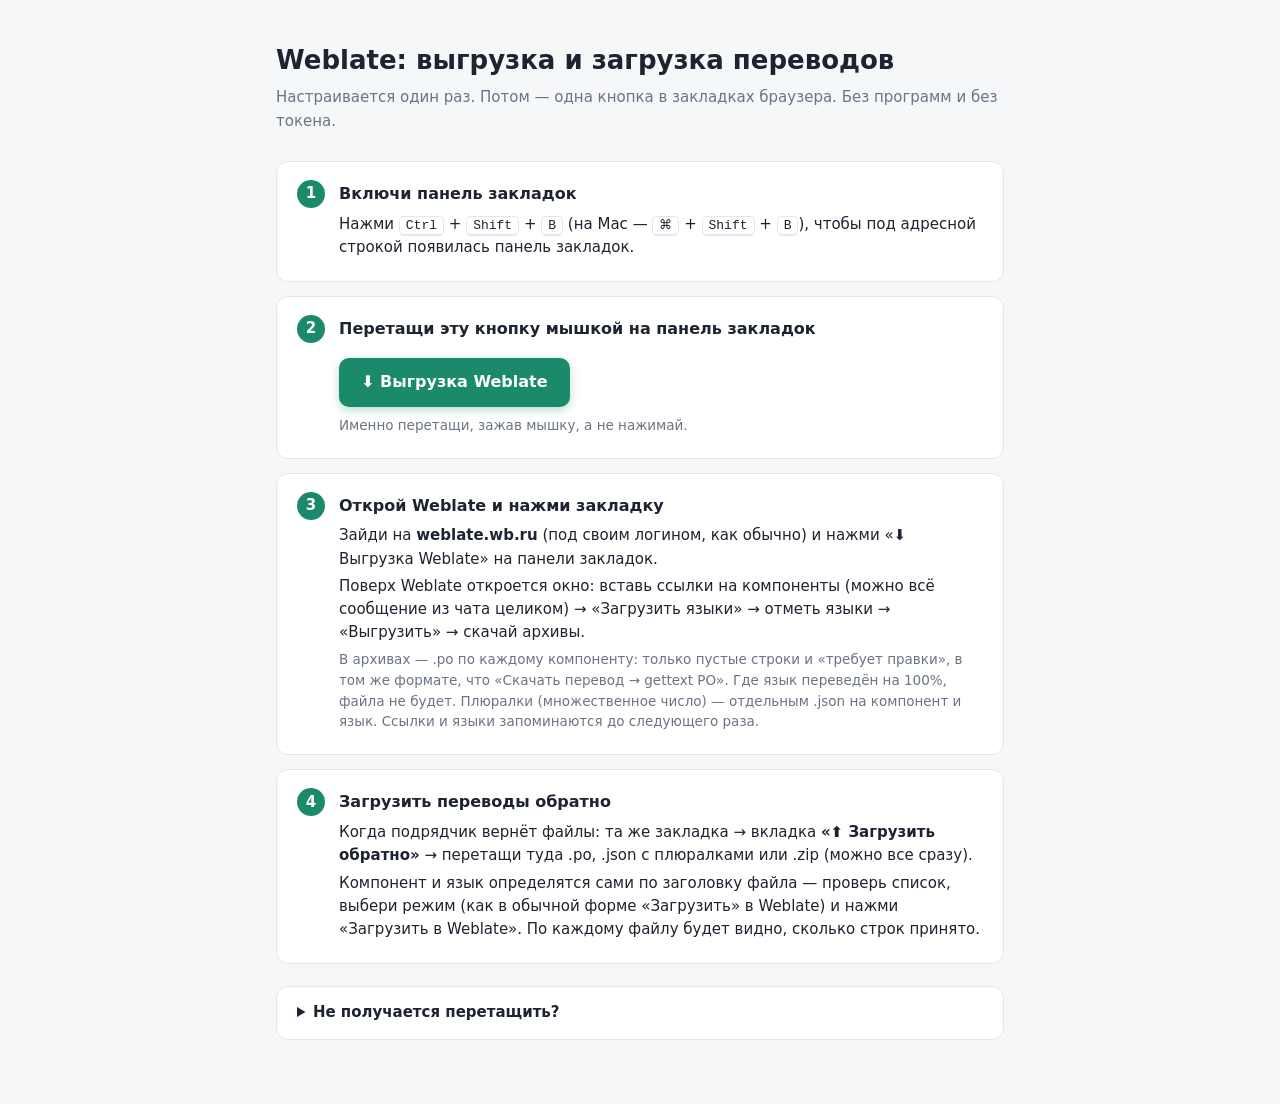
<file: bookmarklet/index.template.html>
<!doctype html>
<html lang="ru">
<head>
<meta charset="utf-8">
<meta name="viewport" content="width=device-width, initial-scale=1">
<title>Выгрузка из Weblate</title>
<!-- Сгенерировано bookmarklet/build.py из bookmarklet/index.template.html — правь шаблон, не этот файл. -->
<style>
  :root { --bg:#f6f7f9; --card:#fff; --text:#1d2330; --muted:#6b7385; --line:#e3e6ec; --accent:#1b8a6b; --accent-2:#e8f5f0; }
  * { box-sizing:border-box; }
  body { margin:0; background:var(--bg); color:var(--text); font:15px/1.55 system-ui,-apple-system,"Segoe UI",Roboto,sans-serif; }
  main { max-width:760px; margin:0 auto; padding:40px 16px 64px; }
  h1 { font-size:26px; margin:0 0 6px; }
  .sub { color:var(--muted); margin:0 0 28px; }
  .step { background:var(--card); border:1px solid var(--line); border-radius:12px; padding:18px 20px; margin-bottom:14px; display:flex; gap:14px; }
  .num { flex:none; width:28px; height:28px; border-radius:50%; background:var(--accent); color:#fff; display:grid; place-items:center; font-weight:700; }
  .step h2 { font-size:16px; margin:2px 0 6px; }
  .step p { margin:4px 0; }
  kbd { background:#fff; border:1px solid var(--line); border-bottom-width:2px; border-radius:5px; padding:1px 6px; font:13px ui-monospace,Consolas,monospace; }
  .bm { display:inline-block; margin:10px 0 4px; padding:12px 22px; border-radius:10px; background:var(--accent); color:#fff; font-weight:700;
        font-size:16px; text-decoration:none; cursor:grab; box-shadow:0 3px 10px rgba(27,138,107,.3); }
  .bm:active { cursor:grabbing; }
  .muted { color:var(--muted); font-size:13.5px; }
  .note { margin-top:10px; padding:10px 12px; border-radius:8px; background:var(--accent-2); color:#135e49; font-size:14px; display:none; }
  details { background:var(--card); border:1px solid var(--line); border-radius:12px; padding:14px 20px; margin-top:22px; }
  summary { cursor:pointer; font-weight:600; }
  button { font:inherit; border:0; border-radius:8px; padding:8px 16px; cursor:pointer; background:var(--accent); color:#fff; font-weight:600; }
  ol { padding-left:20px; } li { margin:4px 0; }
</style>
</head>
<body>
<main>
  <h1>Weblate: выгрузка и загрузка переводов</h1>
  <p class="sub">Настраивается один раз. Потом — одна кнопка в закладках браузера. Без программ и без токена.</p>

  <div class="step"><div class="num">1</div><div>
    <h2>Включи панель закладок</h2>
    <p>Нажми <kbd>Ctrl</kbd> + <kbd>Shift</kbd> + <kbd>B</kbd> (на Mac — <kbd>⌘</kbd> + <kbd>Shift</kbd> + <kbd>B</kbd>), чтобы под адресной строкой появилась панель закладок.</p>
  </div></div>

  <div class="step"><div class="num">2</div><div>
    <h2>Перетащи эту кнопку мышкой на панель закладок</h2>
    <a class="bm" id="bm" href="{{BOOKMARKLET}}">⬇ Выгрузка Weblate</a>
    <p class="muted">Именно перетащи, зажав мышку, а не нажимай.</p>
    <div class="note" id="note">Эту кнопку нужно не нажать, а <b>перетащить</b> на панель закладок. Потом нажимай её уже на странице Weblate.</div>
  </div></div>

  <div class="step"><div class="num">3</div><div>
    <h2>Открой Weblate и нажми закладку</h2>
    <p>Зайди на <b>weblate.wb.ru</b> (под своим логином, как обычно) и нажми «⬇ Выгрузка Weblate» на панели закладок.</p>
    <p>Поверх Weblate откроется окно: вставь ссылки на компоненты (можно всё сообщение из чата целиком) → «Загрузить языки» → отметь языки → «Выгрузить» → скачай архивы.</p>
    <p class="muted">В архивах — .po по каждому компоненту: только пустые строки и «требует правки», в том же формате, что «Скачать перевод → gettext PO». Где язык переведён на 100%, файла не будет. Плюралки (множественное число) — отдельным .json на компонент и язык. Ссылки и языки запоминаются до следующего раза.</p>
  </div></div>

  <div class="step"><div class="num">4</div><div>
    <h2>Загрузить переводы обратно</h2>
    <p>Когда подрядчик вернёт файлы: та же закладка → вкладка <b>«⬆ Загрузить обратно»</b> → перетащи туда .po, .json с плюралками или .zip (можно все сразу).</p>
    <p>Компонент и язык определятся сами по заголовку файла — проверь список, выбери режим (как в обычной форме «Загрузить» в Weblate) и нажми «Загрузить в Weblate». По каждому файлу будет видно, сколько строк принято.</p>
  </div></div>

  <details>
    <summary>Не получается перетащить?</summary>
    <ol>
      <li>Нажми кнопку ниже — код закладки скопируется.</li>
      <li>Нажми <kbd>Ctrl</kbd> + <kbd>D</kbd> (добавить закладку) → «Ещё» / «Изменить».</li>
      <li>Название: <b>Выгрузка Weblate</b>. В поле «URL» / «Адрес» удали всё и вставь скопированное (<kbd>Ctrl</kbd> + <kbd>V</kbd>). Сохрани.</li>
    </ol>
    <button id="copy">Скопировать код закладки</button> <span class="muted" id="copied"></span>
  </details>
</main>
<script>
  var bm = document.getElementById('bm');
  bm.addEventListener('click', function (e) {
    e.preventDefault();
    document.getElementById('note').style.display = 'block';
  });
  document.getElementById('copy').addEventListener('click', function () {
    var done = function () { document.getElementById('copied').textContent = 'Скопировано ✓'; };
    if (navigator.clipboard) navigator.clipboard.writeText(bm.href).then(done, fallback); else fallback();
    function fallback() {
      var t = document.createElement('textarea'); t.value = bm.href; document.body.appendChild(t);
      t.select(); document.execCommand('copy'); t.remove(); done();
    }
  });
</script>
</body>
</html>
</file>
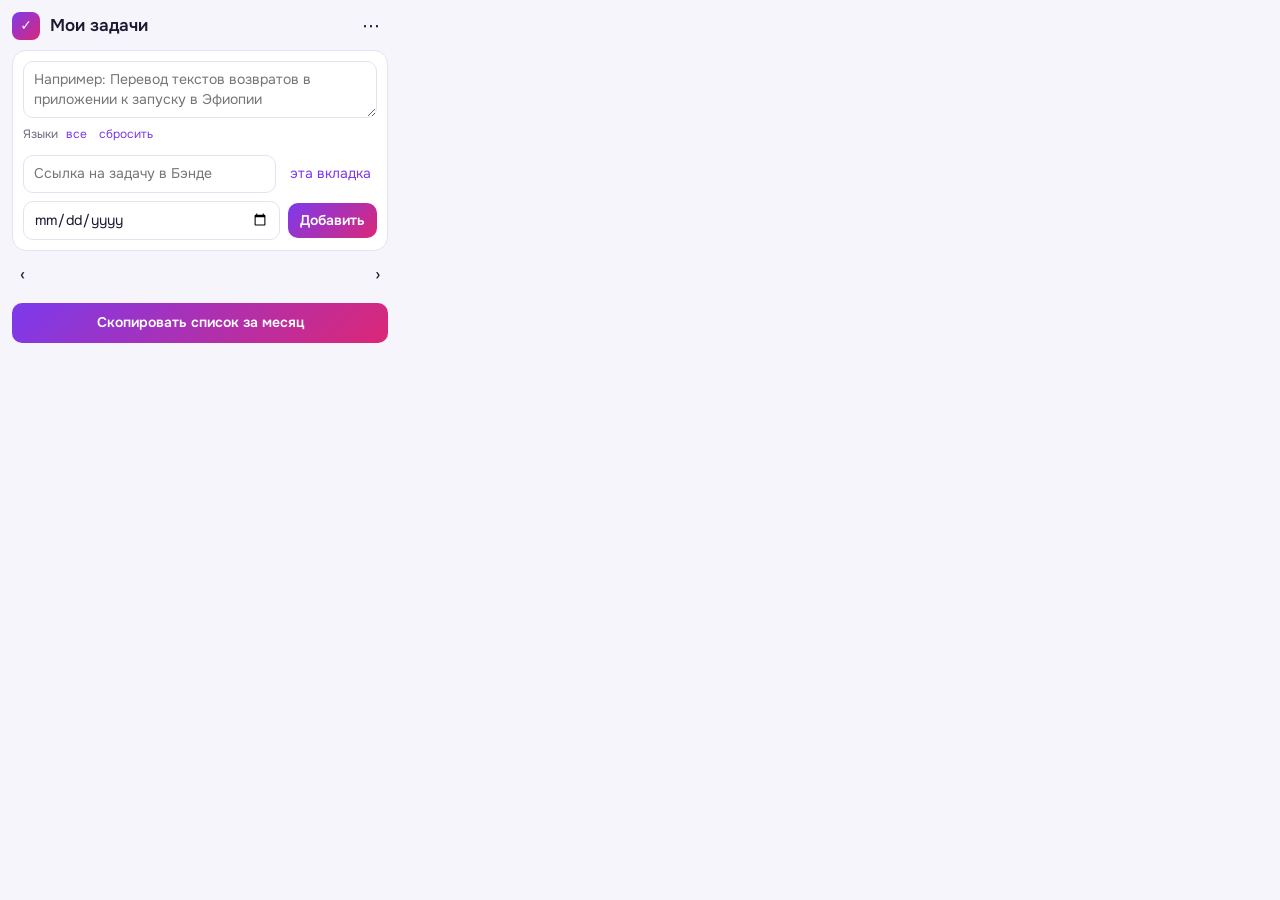
<file: tasks-extension/popup.html>
<!doctype html>
<html lang="ru">
<head>
<meta charset="utf-8">
<meta name="viewport" content="width=device-width,initial-scale=1">
<title>Мои задачи</title>
<link rel="stylesheet" href="popup.css">
</head>
<body>
<header>
  <div class="logo">✓</div>
  <h1>Мои задачи</h1>
  <button id="menuBtn" class="icon" title="Ещё" aria-label="Ещё">⋯</button>
  <div id="menu" class="menu" hidden>
    <button id="backupBtn">Сохранить копию всех задач (.json)</button>
    <label class="as-btn">Восстановить из копии…<input id="restoreInp" type="file" accept=".json,application/json" hidden></label>
  </div>
</header>

<form id="form" autocomplete="off">
  <textarea id="title" rows="2" placeholder="Например: Перевод текстов возвратов в приложении к запуску в Эфиопии" required></textarea>
  <div>
    <div class="lbl">Языки <button type="button" id="allLangs" class="ghost sm">все</button><button type="button" id="noLangs" class="ghost sm">сбросить</button></div>
    <div id="langs" class="chips"></div>
  </div>
  <div class="row">
    <input id="link" type="url" placeholder="Ссылка на задачу в Бэнде">
    <button type="button" id="tabLink" class="ghost" title="Подставить ссылку открытой вкладки">эта вкладка</button>
  </div>
  <div class="row">
    <input id="date" type="date" required>
    <button type="button" id="cancelEdit" class="ghost" hidden>Отмена</button>
    <button type="submit" id="save" class="primary">Добавить</button>
  </div>
</form>

<section class="month">
  <div class="row mbar">
    <button id="prevM" class="icon" aria-label="Предыдущий месяц">‹</button>
    <div id="mLabel" class="mlabel"></div>
    <button id="nextM" class="icon" aria-label="Следующий месяц">›</button>
  </div>
  <div id="list" class="list"></div>
  <button id="copyBtn" class="primary wide">Скопировать список за месяц</button>
  <div id="toast" class="toast" hidden></div>
</section>
<script src="popup.js"></script>
</body>
</html>
</file>
<file: tasks-extension/popup.css>
@font-face{font-family:Onest;font-weight:400;src:url(fonts/onest-cyrillic-400-normal.woff2) format("woff2");unicode-range:U+0400-04FF}
@font-face{font-family:Onest;font-weight:400;src:url(fonts/onest-latin-400-normal.woff2) format("woff2");unicode-range:U+0000-00FF,U+2000-206F}
@font-face{font-family:Onest;font-weight:600;src:url(fonts/onest-cyrillic-600-normal.woff2) format("woff2");unicode-range:U+0400-04FF}
@font-face{font-family:Onest;font-weight:600;src:url(fonts/onest-latin-600-normal.woff2) format("woff2");unicode-range:U+0000-00FF,U+2000-206F}
:root{--bg:#f7f5fc;--card:#fff;--ink:#1d1830;--muted:#6f6a80;--line:#e6e1f2;--accent:#7c3aed;--accent2:#db2777;--ok:#16a34a;--soft:#f1ebff;--danger:#dc2626}
@media (prefers-color-scheme:dark){:root{--bg:#16131f;--card:#1f1b2b;--ink:#efeaf9;--muted:#a49db6;--line:#322c44;--soft:#2a2340}}
*{box-sizing:border-box}
html,body{margin:0}
body{width:400px;min-height:520px;background:var(--bg);color:var(--ink);font:14px/1.4 Onest,system-ui,sans-serif;padding:12px}
body.tab{width:auto;max-width:520px;margin:0 auto;padding:24px 16px}
header{display:flex;align-items:center;gap:10px;margin-bottom:10px;position:relative}
.logo{width:28px;height:28px;border-radius:8px;background:linear-gradient(135deg,var(--accent),var(--accent2));color:#fff;display:grid;place-items:center;font-weight:600}
h1{font-size:17px;margin:0;flex:1}
button,input,select,textarea{font:inherit;color:inherit}
input,select,textarea{width:100%;background:var(--card);border:1px solid var(--line);border-radius:10px;padding:8px 10px;outline:none}
input:focus,select:focus,textarea:focus{border-color:var(--accent);box-shadow:0 0 0 3px color-mix(in srgb,var(--accent) 18%,transparent)}
textarea{resize:vertical;min-height:44px}
form{background:var(--card);border:1px solid var(--line);border-radius:14px;padding:10px;display:grid;gap:8px}
form.editing{border-color:var(--accent)}
.row{display:flex;gap:8px;align-items:center}
.row.end{justify-content:flex-end}
.row>input,.row>select{flex:1;min-width:0}
button{cursor:pointer;border:0;border-radius:10px;padding:8px 12px;background:var(--soft)}
button.primary{background:linear-gradient(135deg,var(--accent),var(--accent2));color:#fff;font-weight:600}
button.ghost{background:transparent;color:var(--accent);padding:4px 6px}
button.icon{background:transparent;font-size:18px;padding:2px 8px;line-height:1}
button.wide{width:100%;margin-top:10px;padding:10px}
button:focus-visible{outline:2px solid var(--accent);outline-offset:2px}
.links{display:grid;gap:6px}
.links:empty{display:none}
.link-row{display:flex;gap:6px}
.link-row button{padding:4px 8px;background:transparent;color:var(--muted)}
.menu{position:absolute;right:0;top:34px;z-index:5;background:var(--card);border:1px solid var(--line);border-radius:12px;padding:6px;display:grid;gap:4px;box-shadow:0 10px 30px rgba(0,0,0,.12);width:260px}
.menu button,.menu .as-btn{text-align:left;background:transparent;padding:8px 10px;border-radius:8px;cursor:pointer;display:block}
.menu button:hover,.menu .as-btn:hover{background:var(--soft)}
.month{margin-top:12px}
.mbar{justify-content:space-between;margin-bottom:6px}
.mlabel{font-weight:600;text-align:center;flex:1}
.mlabel small{display:block;color:var(--muted);font-weight:400;font-size:12px}
.list{display:grid;gap:6px;margin-top:8px;max-height:300px;overflow:auto}
body.tab .list{max-height:none}
.day{font-size:12px;color:var(--muted);margin:6px 2px 0}
.task{background:var(--card);border:1px solid var(--line);border-radius:12px;padding:8px 10px;display:grid;grid-template-columns:auto 1fr auto;gap:8px;align-items:start}
.task input[type=checkbox]{width:16px;height:16px;margin:2px 0 0;accent-color:var(--ok)}
.task.done .t{color:var(--muted);text-decoration:line-through}
.t{white-space:pre-wrap;word-break:break-word}
.meta{display:flex;flex-wrap:wrap;gap:6px;margin-top:4px;font-size:12px;color:var(--muted)}
.meta a{color:var(--accent);text-decoration:none}
.meta a:hover{text-decoration:underline}
.tag{background:var(--soft);border-radius:6px;padding:0 6px}
.acts{display:flex;gap:2px}
.acts button{background:transparent;padding:2px 6px;color:var(--muted)}
.acts button:hover{color:var(--ink)}
.empty{color:var(--muted);text-align:center;padding:24px 8px}
.toast{margin-top:8px;padding:8px 10px;border-radius:10px;background:var(--soft);font-size:13px}
.lbl{font-size:12px;color:var(--muted);display:flex;align-items:center;gap:4px;margin-bottom:4px}
button.sm{font-size:12px;padding:0 4px}
.chips{display:flex;flex-wrap:wrap;gap:4px}
.chip{border:1px solid var(--line);background:var(--card);border-radius:999px;padding:3px 9px;font-size:12px}
.chip.on{background:var(--accent);border-color:var(--accent);color:#fff}
.task{grid-template-columns:1fr auto}
.num{color:var(--muted);margin-right:4px}
[hidden]{display:none!important}
</file>
